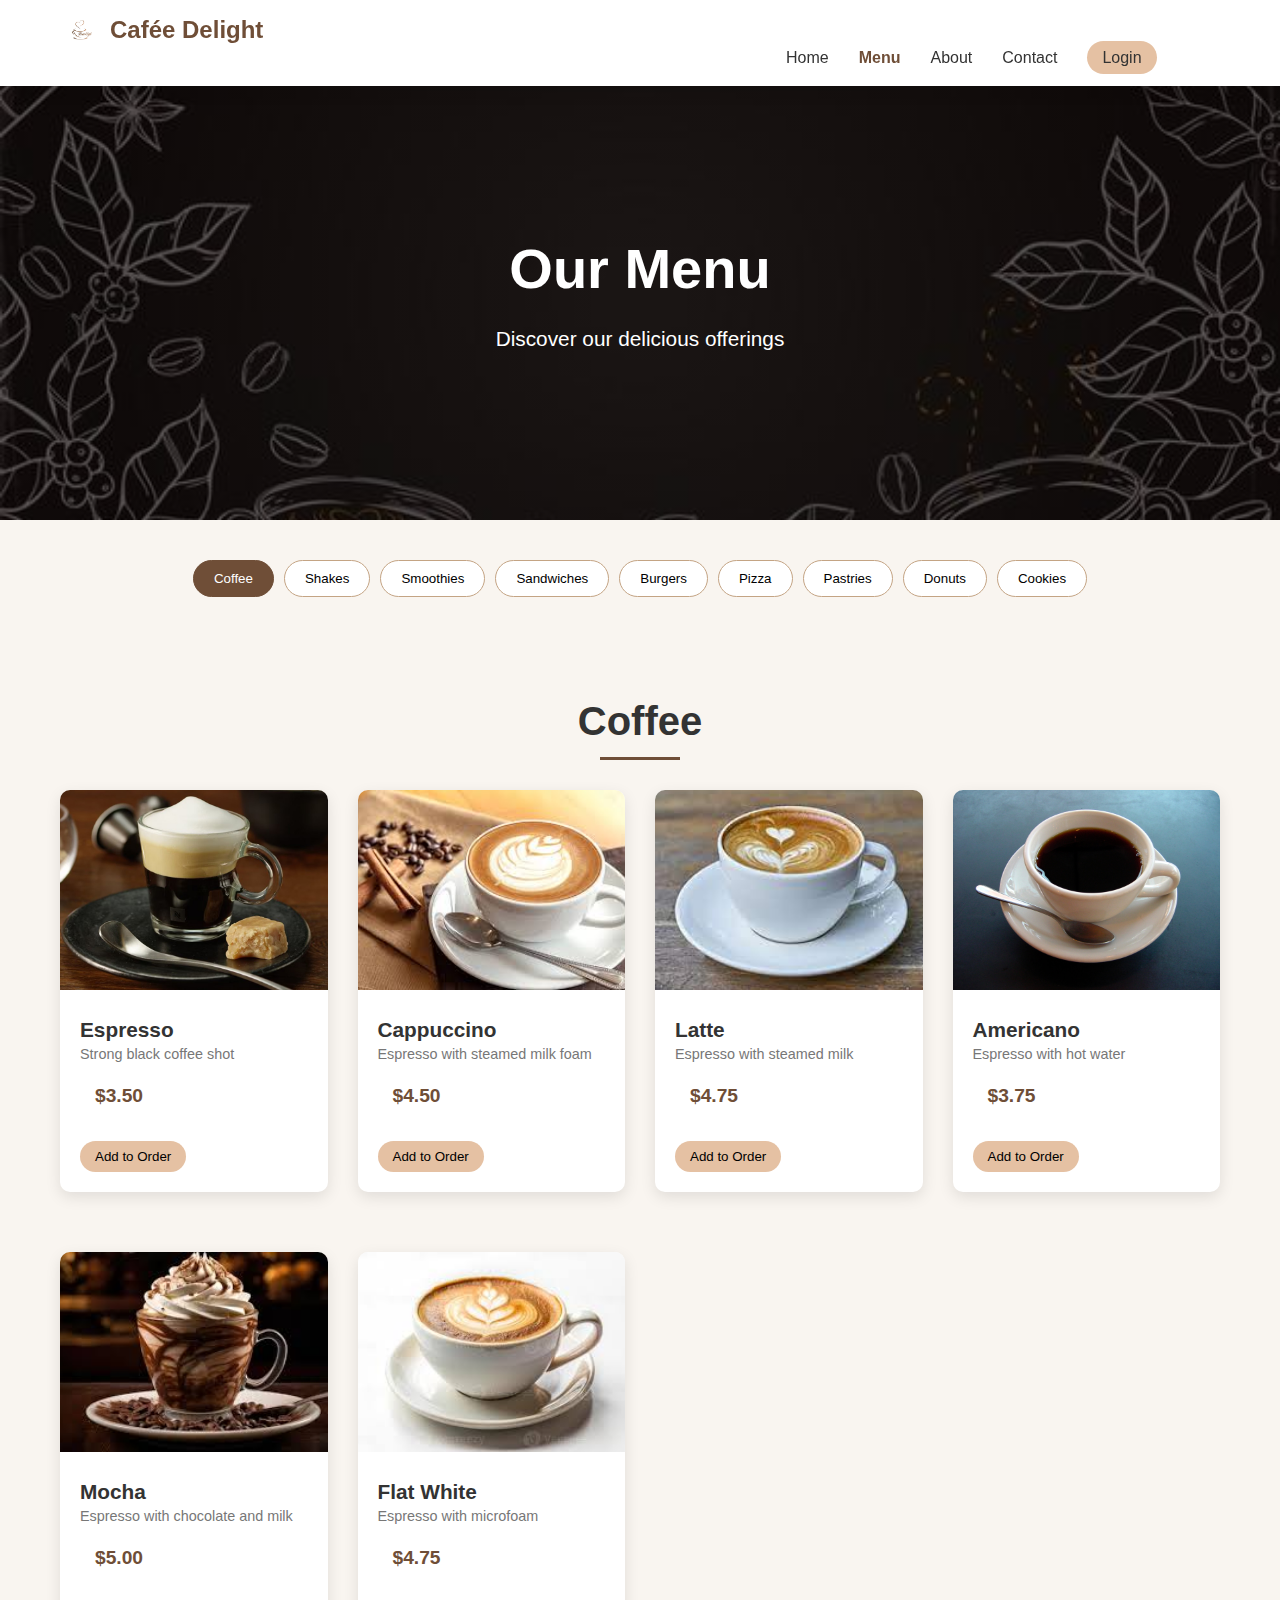
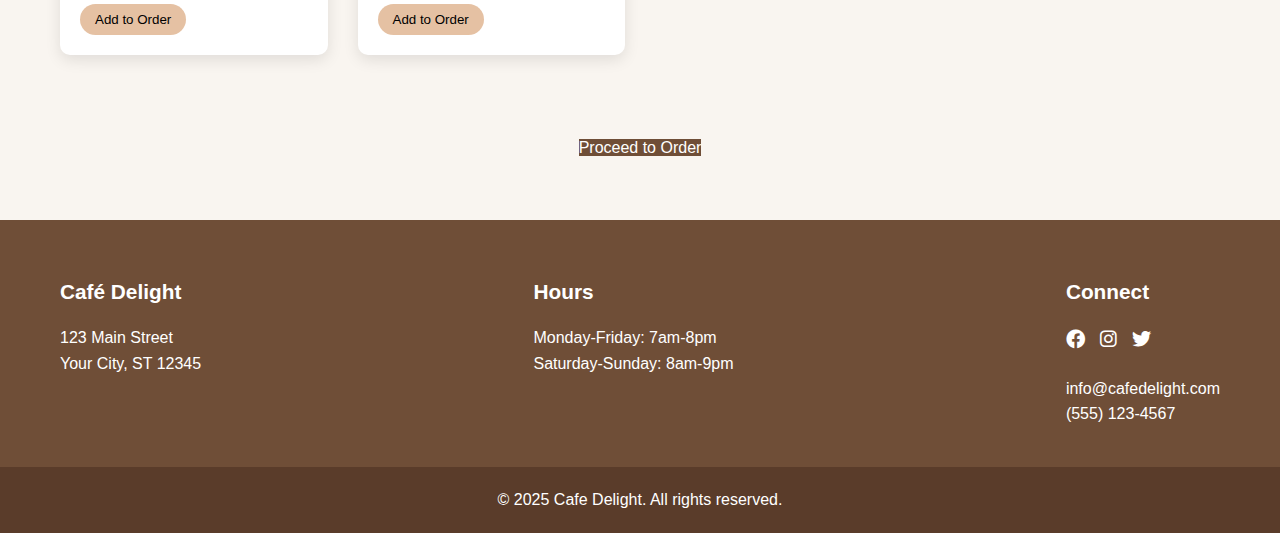
<file: menu.html>
<!DOCTYPE html>
<html lang="en">
<head>
    <meta charset="UTF-8">
    <meta name="viewport" content="width=device-width, initial-scale=1.0">
    <title>Café Delight - Menu</title>
    <link rel="stylesheet" href="style.css">
    <link rel="stylesheet" href="https://cdnjs.cloudflare.com/ajax/libs/font-awesome/6.0.0-beta3/css/all.min.css">
</head>
<body>
    <header>
        <div class="container">
            <div class="logo">
                <img src="images/logo.png" alt="Café Delight">
                <h1>Cafée Delight</h1>
            </div>
            <nav>
                <ul>
                    <li><a href="index.html">Home</a></li>
                    <li><a href="menu.html" class="active">Menu</a></li>
                    <li><a href="about.html">About</a></li>
                    <li><a href="contact.html">Contact</a></li>
                    <li><a href="login.html" class="btn-login">Login</a></li>
                </ul>
            </nav>
            <div class="mobile-menu">
                <i class="fas fa-bars"></i>
            </div>
        </div>
    </header>

    <section class="menu-hero">
        <div class="container">
            <h1>Our Menu</h1>
            <p>Discover our delicious offerings</p>
        </div>
    </section>

    <section class="menu-categories">
        <div class="container">
            <div class="category-tabs">
                <button class="tab-btn active" data-category="coffee">Coffee</button>
                <button class="tab-btn" data-category="shakes">Shakes</button>
                <button class="tab-btn" data-category="smoothies">Smoothies</button>
                <button class="tab-btn" data-category="sandwiches">Sandwiches</button>
                <button class="tab-btn" data-category="burgers">Burgers</button>
                <button class="tab-btn" data-category="pizza">Pizza</button>
                <button class="tab-btn" data-category="pastries">Pastries</button>
                <button class="tab-btn" data-category="donuts">Donuts</button>
                <button class="tab-btn" data-category="cookies">Cookies</button>
            </div>
        </div>
    </section>

    <section class="menu-items">
        <div class="container">
            
            <div class="menu-section active" id="coffee">
                <h2 class="section-title">Coffee</h2>
                <div class="items-grid">
                    <div class="menu-item">
                        <img src="images/espresso.jpg" alt="Espresso">
                        <div class="item-info">
                            <h3>Espresso</h3>
                            <p>Strong black coffee shot</p>
                            <span class="price">$3.50</span>
                            <button class="btn-add">Add to Order</button>
                        </div>
                    </div>
                    <div class="menu-item">
                        <img src="images/cappuccino.jpeg" alt="Cappuccino">
                        <div class="item-info">
                            <h3>Cappuccino</h3>
                            <p>Espresso with steamed milk foam</p>
                            <span class="price">$4.50</span>
                            <button class="btn-add">Add to Order</button>
                        </div>
                    </div>
                    <div class="menu-item">
                        <img src="images/latte.jpeg" alt="Latte">
                        <div class="item-info">
                            <h3>Latte</h3>
                            <p>Espresso with steamed milk</p>
                            <span class="price">$4.75</span>
                            <button class="btn-add">Add to Order</button>
                        </div>
                    </div>
                    <div class="menu-item">
                        <img src="images/americano.jpeg" alt="Americano">
                        <div class="item-info">
                            <h3>Americano</h3>
                            <p>Espresso with hot water</p>
                            <span class="price">$3.75</span>
                            <button class="btn-add">Add to Order</button>
                        </div>
                    </div>
                    <div class="menu-item">
                        <img src="images/mocha.jpeg" alt="Mocha">
                        <div class="item-info">
                            <h3>Mocha</h3>
                            <p>Espresso with chocolate and milk</p>
                            <span class="price">$5.00</span>
                            <button class="btn-add">Add to Order</button>
                        </div>
                    </div>
                    <div class="menu-item">
                        <img src="images/flat-white.jpeg" alt="Flat White">
                        <div class="item-info">
                            <h3>Flat White</h3>
                            <p>Espresso with microfoam</p>
                            <span class="price">$4.75</span>
                            <button class="btn-add">Add to Order</button>
                        </div>
                    </div>
                </div>
            </div>

        
            <div class="menu-section" id="shakes">
                <h2 class="section-title">Shakes</h2>
                <div class="items-grid">
                    <div class="menu-item">
                        <img src="images/chocolate-shake.jpeg" alt="Chocolate Shake">
                        <div class="item-info">
                            <h3>Chocolate Shake</h3>
                            <p>Rich chocolate flavor</p>
                            <span class="price">$6.50</span>
                            <button class="btn-add">Add to Order</button>
                        </div>
                    </div>
                    <div class="menu-item">
                        <img src="images/vanilla-shake.jpeg" alt="Vanilla Shake">
                        <div class="item-info">
                            <h3>Vanilla Shake</h3>
                            <p>Classic vanilla flavor</p>
                            <span class="price">$6.00</span>
                            <button class="btn-add">Add to Order</button>
                        </div>
                    </div>
                    <div class="menu-item">
                        <img src="images/strawberry-shake.jpg" alt="Strawberry Shake">
                        <div class="item-info">
                            <h3>Strawberry Shake</h3>
                            <p>Fresh strawberry flavor</p>
                            <span class="price">$6.50</span>
                            <button class="btn-add">Add to Order</button>
                        </div>
                    </div>
                    <div class="menu-item">
                        <img src="images/cookies-cream-shake.jpeg" alt="Cookies & Cream Shake">
                        <div class="item-info">
                            <h3>Cookies & Cream</h3>
                            <p>Oreo cookie pieces</p>
                            <span class="price">$7.00</span>
                            <button class="btn-add">Add to Order</button>
                        </div>
                    </div>
                </div>
            </div>

            
            <!-- Smoothies, Sandwiches, Burgers, Pizza, Pastries, Donuts, Cookies -->

            <div class="order-cta">
                <a href="order.html" class="btn-primary">Proceed to Order</a>
            </div>
        </div>
    </section>

    <footer>
        <div class="container">
            <div class="footer-section">
                <h3>Café Delight</h3>
                <p>123 Main Street<br>Your City, ST 12345</p>
            </div>
            <div class="footer-section">
                <h3>Hours</h3>
                <p>Monday-Friday: 7am-8pm<br>
                Saturday-Sunday: 8am-9pm</p>
            </div>
            <div class="footer-section">
                <h3>Connect</h3>
                <div class="social-icons">
                    <a href="#"><i class="fab fa-facebook"></i></a>
                    <a href="#"><i class="fab fa-instagram"></i></a>
                    <a href="#"><i class="fab fa-twitter"></i></a>
                </div>
                <p>info@cafedelight.com<br>(555) 123-4567</p>
            </div>
        </div>
        <div class="copyright">
            <p>&copy; 2025 Cafe Delight. All rights reserved.</p>
        </div>
    </footer>

    <script src="main.js"></script>
    <script src="cart.js"></script>
</body>
</html>
</file>
<file: style.css>
/* Global Styles */
:root {
    --primary-color: #6F4E37;
    --secondary-color: #C4A484;
    --accent-color: #E5C1A3;
    --text-color: #333;
    --light-text: #777;
    --bg-light: #F9F5F0;
    --white: #FFFFFF;
    --black: #000000;
    --shadow: 0 5px 15px rgba(0, 0, 0, 0.1);
    --transition: all 0.3s ease;
}

* {
    margin: 0;
    padding: 0;
    box-sizing: border-box;
}

body {
    font-family: 'Poppins', sans-serif;
    color: var(--text-color);
    line-height: 1.6;
    background-color: var(--bg-light);
}

.container {
    max-width: 1200px;
    margin: 0 auto;
    padding: 0 20px;
}

h1, h2, h3, h4 {
    font-weight: 600;
    line-height: 1.2;
}

a {
    text-decoration: none;
    color: var(--text-color);
    transition: var(--transition);
}

img {
    max-width: 100%;
    height: auto;
}

.btn {
    display: inline-block;
    padding: 10px 20px;
    border-radius: 30px;
    font-weight: 500;
    transition: var(--transition);
    text-align: center;
}

.btn-primary {
    background-color: var(--primary-color);
    color: var(--white);
}

.btn-primary:hover {
    background-color: #5a3c2a;
    transform: translateY(-3px);
    box-shadow: var(--shadow);
}

.btn-secondary {
    background-color: var(--secondary-color);
    color: var(--white);
}

.btn-secondary:hover {
    background-color: #b08e6e;
    transform: translateY(-3px);
    box-shadow: var(--shadow);
}

.btn-login {
    background-color: var(--accent-color);
    color: var(--text-color);
    padding: 8px 15px;
    border-radius: 20px;
}

.btn-login:hover {
    background-color: #d9b08c;
}

.section-title {
    font-size: 2.5rem;
    margin-bottom: 30px;
    text-align: center;
    position: relative;
    padding-bottom: 15px;
}

.section-title::after {
    content: '';
    position: absolute;
    bottom: 0;
    left: 50%;
    transform: translateX(-50%);
    width: 80px;
    height: 3px;
    background-color: var(--primary-color);
}

/* Header Styles */
header {
    background-color: var(--white);
    box-shadow: var(--shadow);
    position: fixed;
    width: 100%;
    top: 0;
    z-index: 1000;
    padding: 15px 0;
}

.logo {
    display: flex;
    align-items: center;
}

.logo img {
    width: 40px;
    margin-right: 10px;
}

.logo h1 {
    font-size: 1.5rem;
    color: var(--primary-color);
}

nav ul {
    margin-left: 60%;
    display: flex;
    list-style: none;
    align-items: center;
}

nav ul li {
    margin-left: 30px;
}

nav ul li a:hover {
    color: var(--primary-color);
}

nav ul li a.active {
    color: var(--primary-color);
    font-weight: 600;
}

.mobile-menu {
    display: none;
    font-size: 1.5rem;
    cursor: pointer;
}

/* Hero Section */
.hero {
    background: linear-gradient(rgba(0, 0, 0, 0.5), rgba(0, 0, 0, 0.5)), url('./images/hero-bg.jpeg') no-repeat center center/cover;
    height: 80vh;
    display: flex;
    align-items: center;
    text-align: center;
    color: var(--white);
    margin-top: 70px;
}

.hero-content h2 {
    font-size: 3rem;
    margin-bottom: 20px;
}

.hero-content p {
    font-size: 1.2rem;
    margin-bottom: 30px;
}

.hero-content .btn {
    margin: 0 10px;
}

/* Features Section */
.features {
    padding: 80px 0;
    background-color: var(--white);
}

.features .container {
    display: flex;
    justify-content: space-around;
    flex-wrap: wrap;
}

.feature-box {
    text-align: center;
    padding: 30px;
    flex: 1;
    min-width: 250px;
    margin: 15px;
}

.feature-box img {
    width: 80px;
    margin-bottom: 20px;
}

.feature-box h3 {
    margin-bottom: 15px;
    font-size: 1.5rem;
}

/* Popular Items Section */
.popular-items {
    padding: 80px 0;
    background-color: var(--bg-light);
}

.items-grid {
    display: grid;
    grid-template-columns: repeat(auto-fit, minmax(250px, 1fr));
    gap: 30px;
    margin-bottom: 40px;
}

.item-card {
    background-color: var(--white);
    border-radius: 10px;
    overflow: hidden;
    box-shadow: var(--shadow);
    transition: var(--transition);
}

.item-card:hover {
    transform: translateY(-10px);
}

.item-card img {
    width: 100%;
    height: 200px;
    object-fit: cover;
}

.item-card h3 {
    padding: 15px 15px 5px;
}

.item-card p {
    padding: 0 15px;
    color: var(--light-text);
    font-size: 0.9rem;
}

.item-card .price {
    display: block;
    padding: 15px;
    font-weight: 600;
    color: var(--primary-color);
    font-size: 1.2rem;
}

/* Testimonials Section */
.testimonials {
    padding: 80px 0;
    background-color: var(--white);
}

.testimonial-slider {
    position: relative;
    max-width: 800px;
    margin: 0 auto 40px;
}

.testimonial {
    text-align: center;
    display: none;
}

.testimonial.active {
    display: block;
}

.testimonial img {
    width: 100px;
    height: 100px;
    border-radius: 50%;
    object-fit: cover;
    margin-bottom: 20px;
    border: 5px solid var(--accent-color);
}

.testimonial p {
    font-style: italic;
    margin-bottom: 20px;
    font-size: 1.1rem;
}

.testimonial h4 {
    color: var(--primary-color);
}

.slider-controls {
    display: flex;
    justify-content: center;
    gap: 10px;
}

.dot {
    width: 12px;
    height: 12px;
    border-radius: 50%;
    background-color: var(--secondary-color);
    cursor: pointer;
    transition: var(--transition);
}

.dot.active {
    background-color: var(--primary-color);
    transform: scale(1.2);
}

/* CTA Section */
.cta {
    padding: 80px 0;
    text-align: center;
    background: linear-gradient(rgba(111, 78, 55, 0.8), rgba(111, 78, 55, 0.8)), url('../images/cta-bg.jpg') no-repeat center center/cover;
    color: var(--white);
}

.cta h2 {
    font-size: 2.5rem;
    margin-bottom: 20px;
}

.cta p {
    font-size: 1.2rem;
    margin-bottom: 30px;
}

.cta-buttons .btn {
    margin: 0 10px;
}

/* Footer */
footer .container{
    display: flex;
    justify-content: space-between;
}
footer {
    background-color: var(--primary-color);
    color: var(--white);
    padding: 60px 0 0;
    
}

.footer-section {
   
    margin-bottom: 30px;
}

.footer-section h3 {
    margin-bottom: 20px;
    font-size: 1.3rem;
}

.footer-section p {
    margin-bottom: 10px;
}

.social-icons {
    display: flex;
    gap: 15px;
    margin-bottom: 20px;
}

.social-icons a {
    color: var(--white);
    font-size: 1.2rem;
}

.social-icons a:hover {
    color: var(--accent-color);
}

.copyright {
    text-align: center;
    padding: 20px 0;
    background-color: #5a3c2a;
}

/* Menu Page Styles */
.menu-hero {
    background: linear-gradient(rgba(0, 0, 0, 0.5), rgba(0, 0, 0, 0.5)), url('../images/menu-bg.jpg') no-repeat center center/cover;
    height: 50vh;
    display: flex;
    align-items: center;
    text-align: center;
    color: var(--white);
    margin-top: 70px;
}

.menu-hero h1 {
    font-size: 3.5rem;
    margin-bottom: 20px;
}

.menu-hero p {
    font-size: 1.3rem;
}

.category-tabs {
    display: flex;
    flex-wrap: wrap;
    justify-content: center;
    gap: 10px;
    margin: 40px 0;
}

.tab-btn {
    padding: 10px 20px;
    background-color: var(--white);
    border: 1px solid var(--secondary-color);
    border-radius: 30px;
    cursor: pointer;
    transition: var(--transition);
}

.tab-btn:hover {
    background-color: var(--secondary-color);
    color: var(--white);
}

.tab-btn.active {
    background-color: var(--primary-color);
    color: var(--white);
    border-color: var(--primary-color);
}

.menu-section {
    display: none;
}

.menu-section.active {
    display: block;
}

.menu-items {
    padding: 60px 0;
}

.menu-item {
    display: block;
    background-color: var(--white);
    border-radius: 10px;
    overflow: hidden;
    box-shadow: var(--shadow);
    margin-bottom: 30px;
    transition: var(--transition);
}

.menu-item:hover {
    transform: translateY(-10px);
}

.menu-item img {
    width: 100%;
    height: 200px;
    object-fit: cover;
   
}

.item-info {
    padding: 20px;
   
}

.item-info h3 {
    margin-bottom: 15px 15px 15px;
    font-size: 1.3rem;
}

.item-info p {
    color: var(--light-text);
    margin-bottom: 0 15px;
    font-size: 0.9rem;
}

.price {
    display: block;
    font-weight: 600;
    color: var(--primary-color);
    font-size: 1.2rem;
    margin-bottom: 15px;
    padding: 15px;
}

.btn-add {
    background-color: var(--accent-color);
    border: none;
    padding: 8px 15px;
    border-radius: 20px;
    cursor: pointer;
    transition: var(--transition);
}

.btn-add:hover {
    background-color: #d9b08c;
}

.order-cta {
    text-align: center;
    margin-top: 50px;
}

/* Responsive Styles */
@media (max-width: 768px) {
    .hero-content h2 {
        font-size: 2.5rem;
    }
    
    .hero-content .btn {
        display: block;
        margin: 10px auto;
        max-width: 200px;
    }
    
    nav ul {
        display: none;
        position: absolute;
        top: 70px;
        left: 0;
        width: 100%;
        background-color: var(--white);
        flex-direction: column;
        padding: 20px 0;
        box-shadow: 0 5px 10px rgba(0, 0, 0, 0.1);
    }
    
    nav ul.show {
        display: flex;
    }
    
    nav ul li {
        margin: 10px 0;
    }
    
    .mobile-menu {
        display: block;
    }
    
    .features .container {
        flex-direction: column;
    }
    
    .menu-item {
        flex-direction: column;
    }
    
    .menu-item img {
        width: 100%;
        height: 350px;
    }
}
</file>
